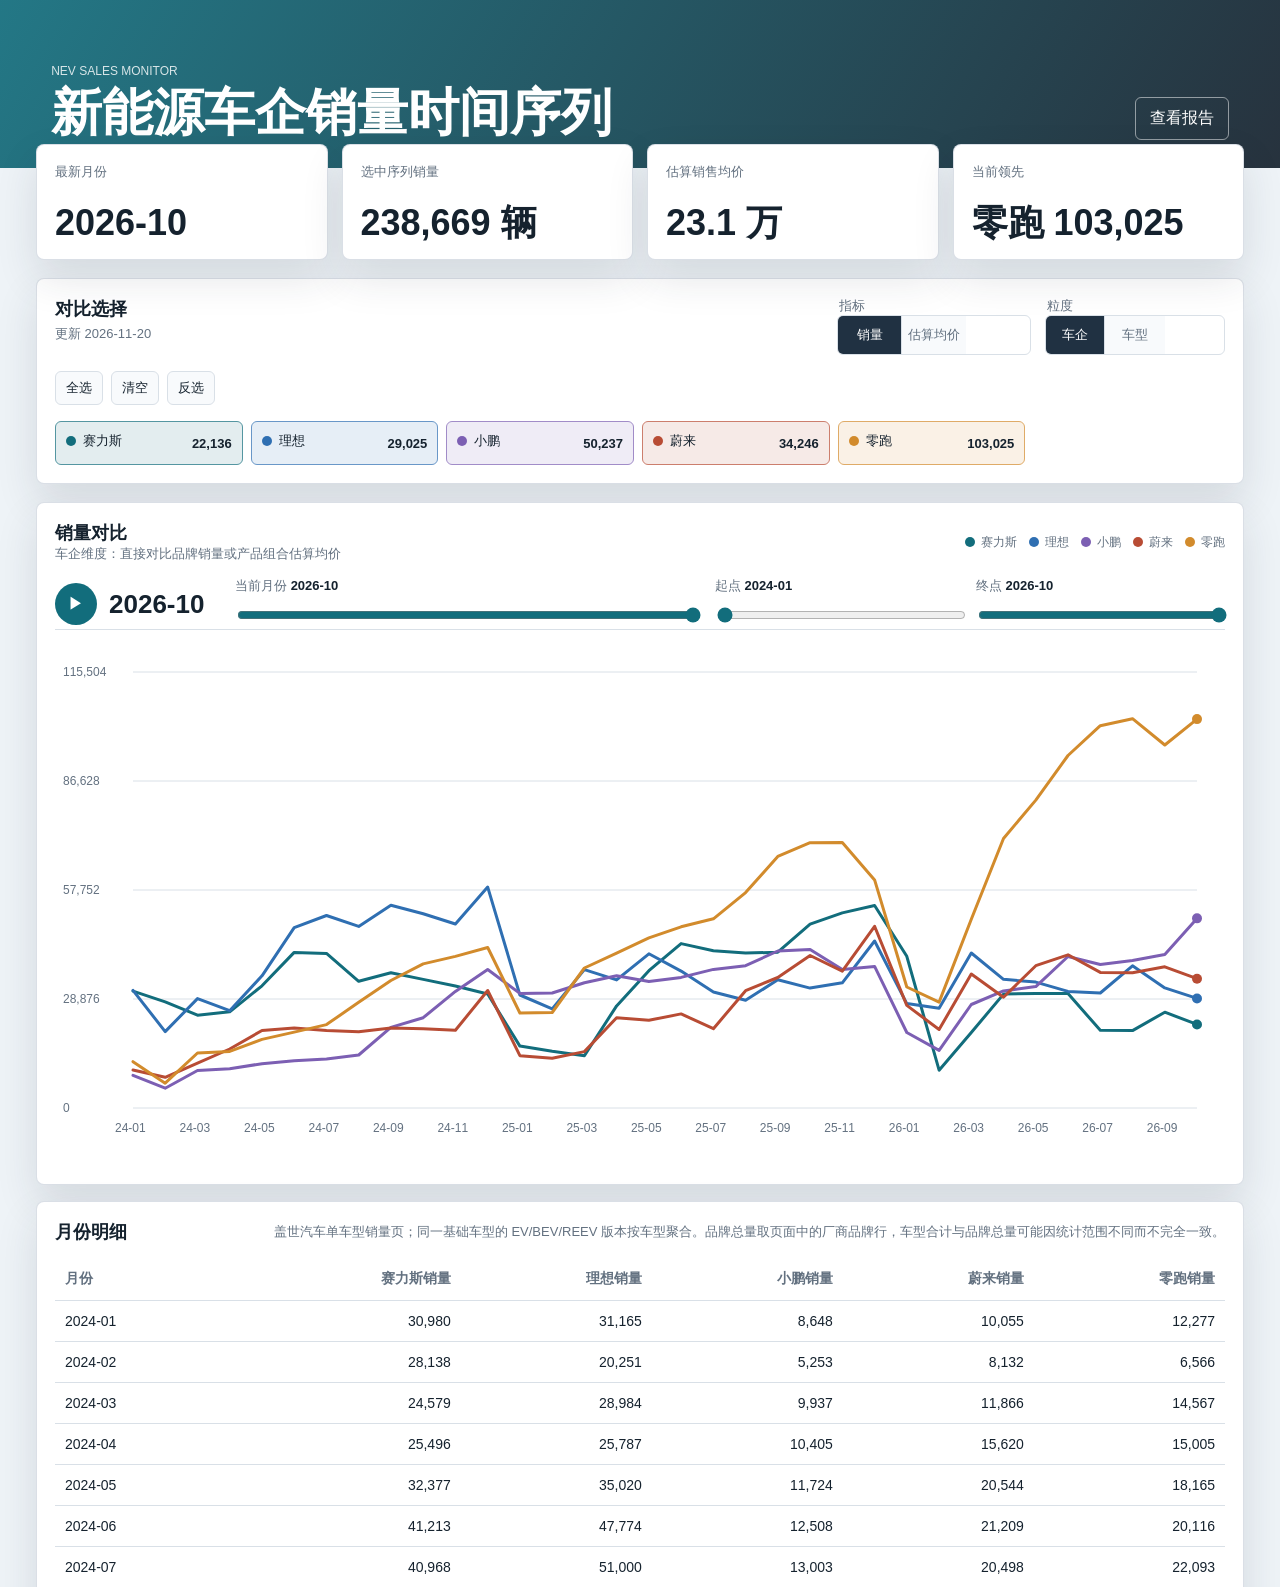
<file: index.html>
<!doctype html>
<html lang="zh-CN">
  <head>
    <meta charset="utf-8">
    <meta http-equiv="refresh" content="0; url=dashboard.html">
    <title>新能源车企销量时间序列</title>
  </head>
  <body>
    <a href="dashboard.html">打开新能源车企销量时间序列</a>
  </body>
</html>
</file>
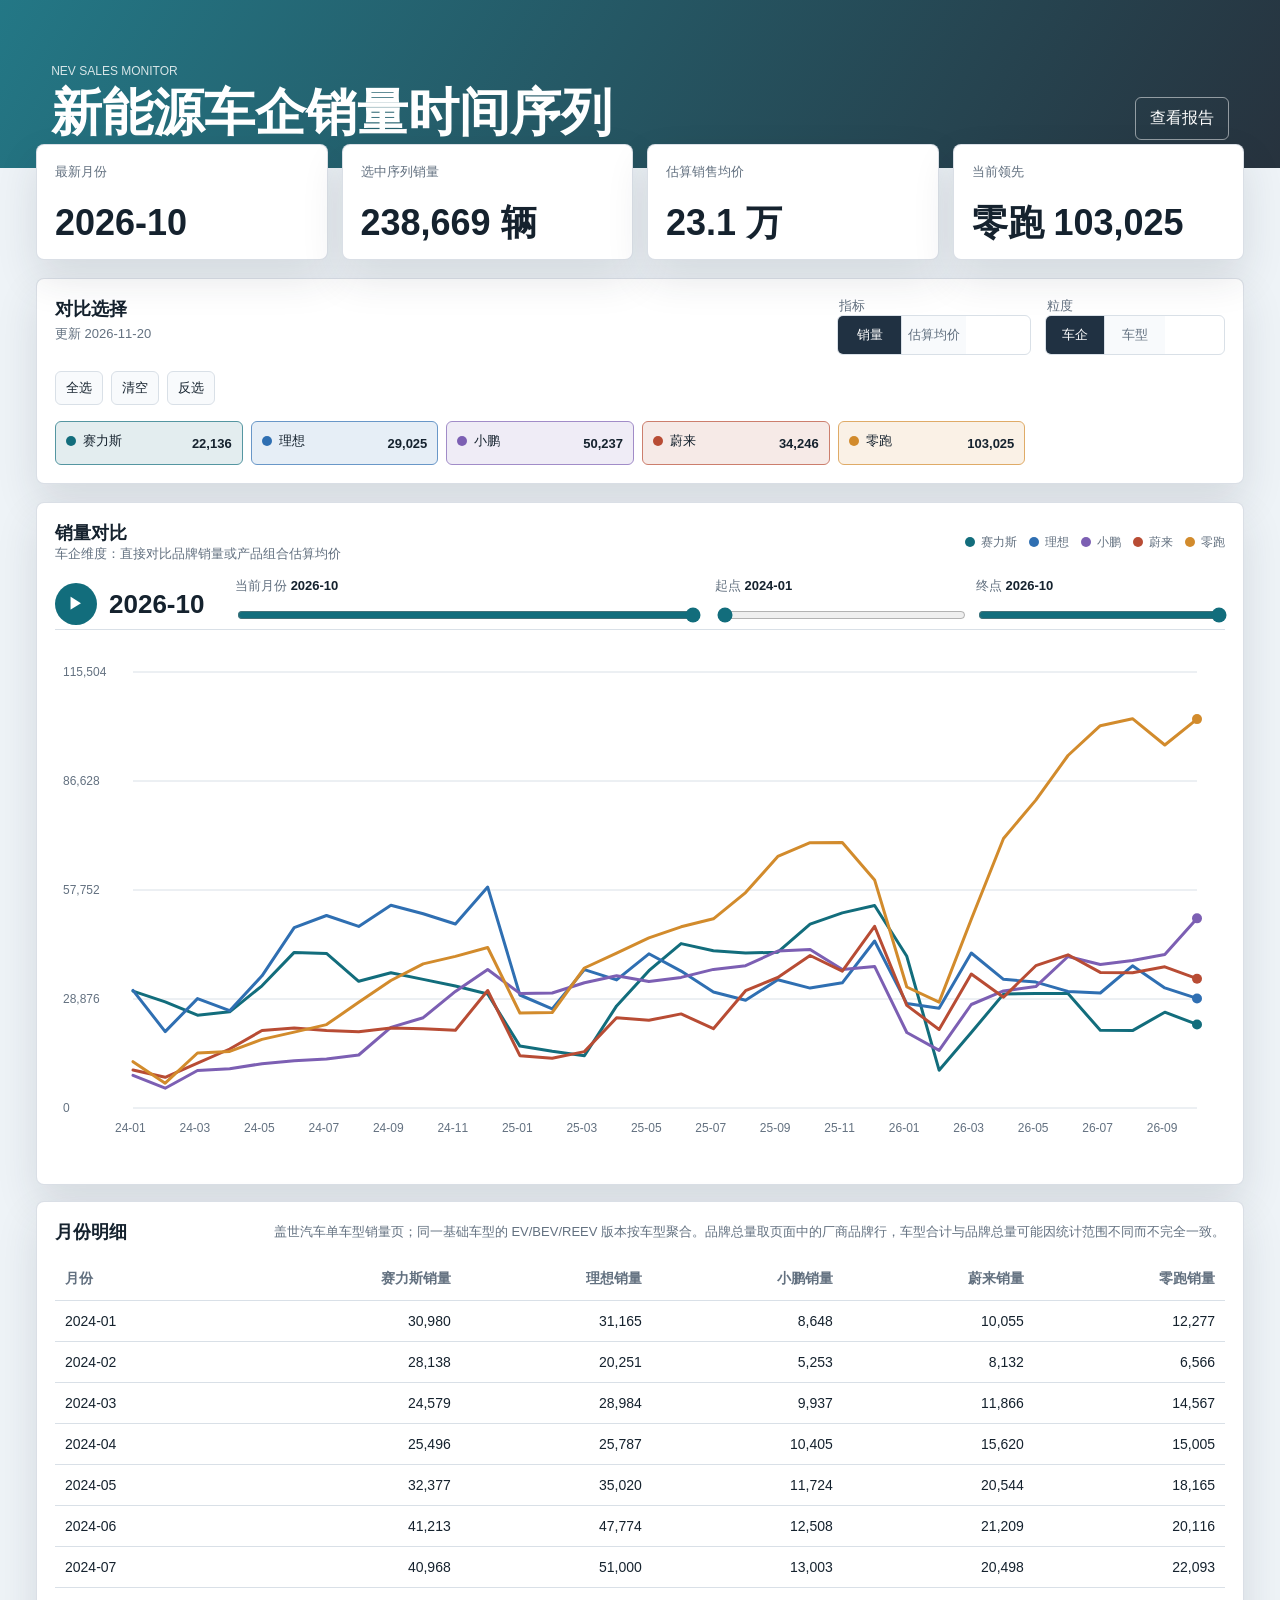
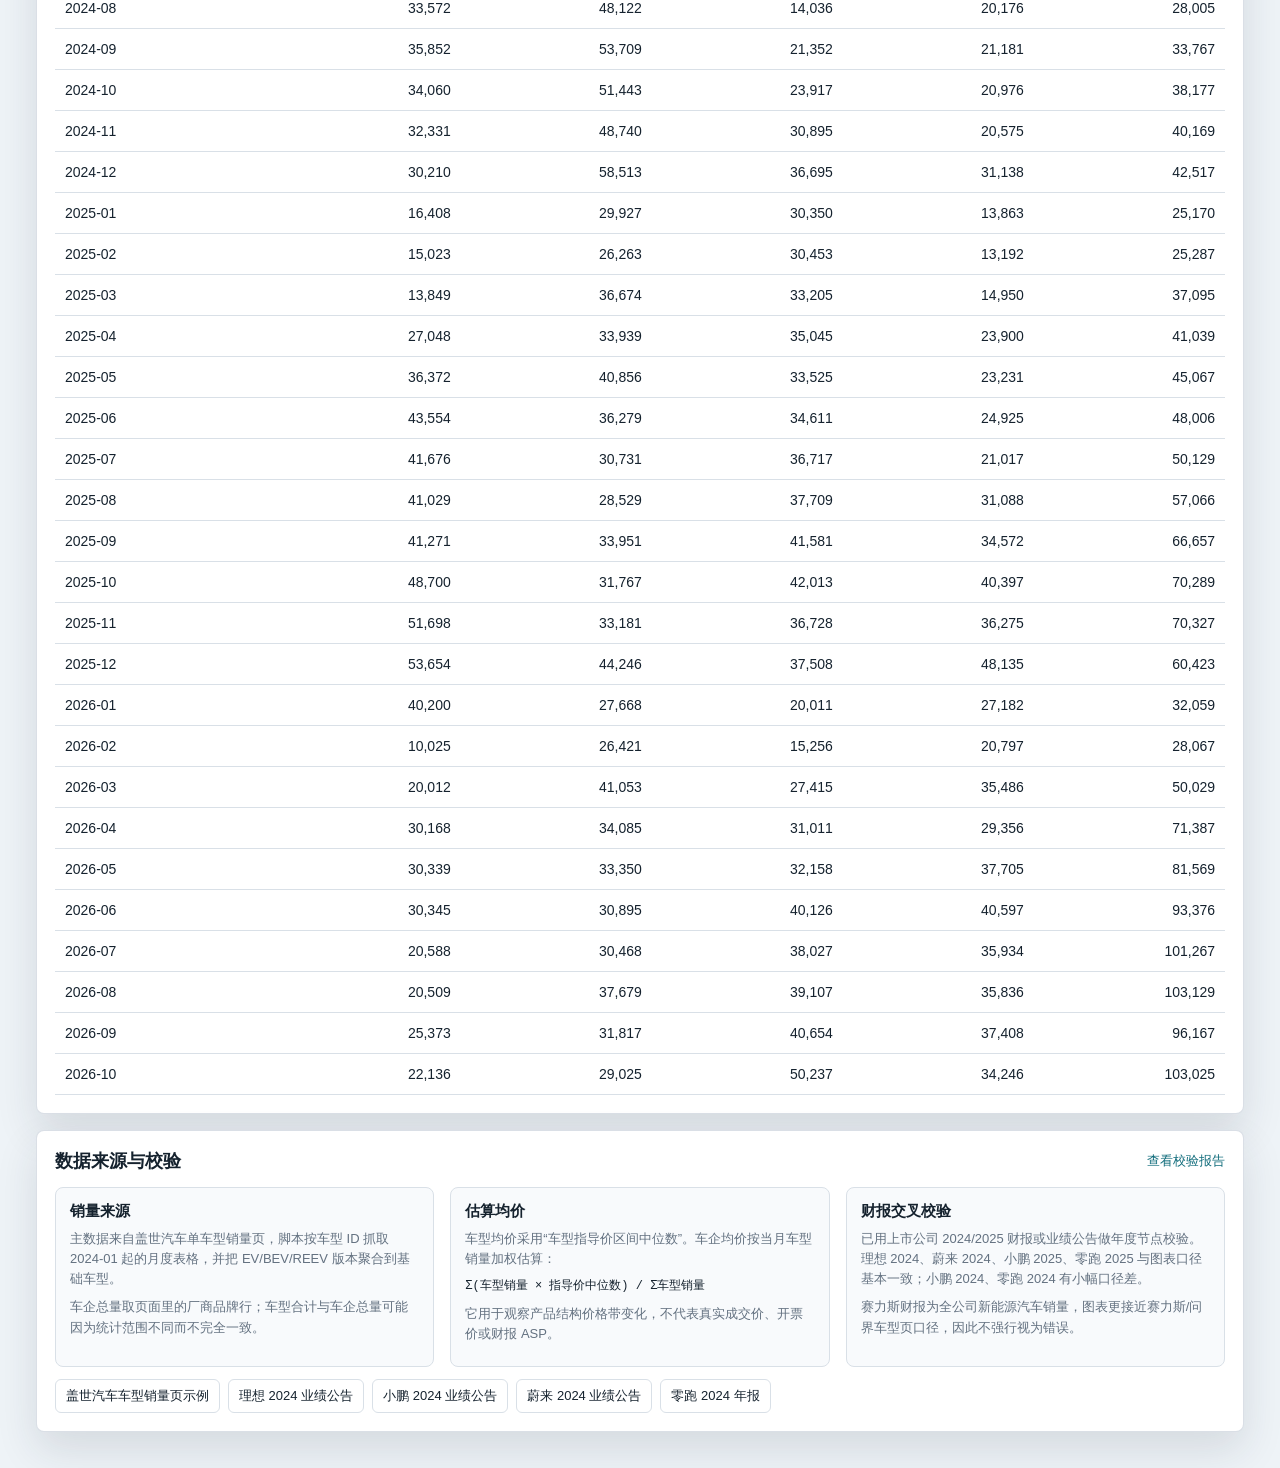
<file: dashboard.html>
<!doctype html>
<html lang="zh-CN">
  <head>
    <meta charset="utf-8">
    <meta name="viewport" content="width=device-width, initial-scale=1">
    <title>新能源车企销量时间序列</title>
    <link rel="stylesheet" href="./dashboard.css?v=20260522-tooltip-close">
  </head>
  <body>
    <header class="topbar">
      <div>
        <p class="eyebrow">NEV Sales Monitor</p>
        <h1>新能源车企销量时间序列</h1>
      </div>
      <a class="source-link" href="./reports/seres_sales_latest.md">查看报告</a>
    </header>

    <main class="shell">
      <section class="summary-grid" aria-label="核心指标">
        <article class="metric">
          <span>最新月份</span>
          <strong id="latestPeriod">--</strong>
        </article>
        <article class="metric">
          <span>选中序列销量</span>
          <strong id="modelTotal">--</strong>
        </article>
        <article class="metric">
          <span>估算销售均价</span>
          <strong id="officialTotal">--</strong>
        </article>
        <article class="metric">
          <span>当前领先</span>
          <strong id="leaderModel">--</strong>
        </article>
      </section>

      <section class="panel compare-panel">
        <div class="compare-head">
          <div>
            <h2>对比选择</h2>
            <span id="updatedAt">--</span>
          </div>
          <div class="compare-controls">
            <fieldset class="field compact-field">
              <legend>指标</legend>
              <div class="segmented">
                <button class="option-tab is-active" type="button" data-metric="sales">销量</button>
                <button class="option-tab" type="button" data-metric="asp">估算均价</button>
              </div>
            </fieldset>
            <fieldset class="field compact-field">
              <legend>粒度</legend>
              <div class="segmented">
                <button class="scope-tab is-active" type="button" data-scope="brand">车企</button>
                <button class="scope-tab" type="button" data-scope="model">车型</button>
              </div>
            </fieldset>
          </div>
        </div>
        <div class="bulk-toolbar">
          <button class="bulk-btn" type="button" data-action="selectAll">全选</button>
          <button class="bulk-btn" type="button" data-action="clearAll">清空</button>
          <button class="bulk-btn" type="button" data-action="invert">反选</button>
          <div id="brandQuickSelect" class="brand-quick"></div>
        </div>
        <div id="seriesPicker" class="series-picker"></div>
      </section>

      <section class="workspace">
        <section class="panel chart-panel">
          <div class="chart-head">
            <div>
              <h2 id="chartTitle">车企销量趋势</h2>
              <p id="chartSubtitle">从 2024 年开始，支持单车企查看和多车企对比</p>
            </div>
            <div id="legend" class="legend"></div>
          </div>
          <div class="timeline-panel">
            <div class="timeline-current">
              <button id="playButton" type="button" aria-label="播放月份变化">▶</button>
              <strong id="activePeriod">--</strong>
            </div>
            <label class="field">
              <span>当前月份 <b id="currentMonthLabel">--</b></span>
              <input id="periodRange" type="range" min="0" max="0" value="0">
            </label>
            <div class="range-pair">
              <label class="field">
                <span>起点 <b id="startMonthLabel">--</b></span>
                <input id="startRange" type="range" min="0" max="0" value="0">
              </label>
              <label class="field">
                <span>终点 <b id="endMonthLabel">--</b></span>
                <input id="endRange" type="range" min="0" max="0" value="0">
              </label>
            </div>
          </div>
          <div class="chart-stage">
            <svg id="salesChart" role="img" aria-label="销量图表"></svg>
            <div id="chartTooltip" class="chart-tooltip" hidden></div>
          </div>
        </section>
      </section>

      <section class="panel table-panel">
        <div class="panel-heading">
          <h2>月份明细</h2>
          <span id="sourceNote">--</span>
        </div>
        <div class="table-wrap">
          <table>
            <thead id="salesHead"></thead>
            <tbody id="salesBody"></tbody>
          </table>
        </div>
      </section>

      <section class="panel source-panel">
        <div class="panel-heading">
          <h2>数据来源与校验</h2>
          <a href="./reports/data_validation.md">查看校验报告</a>
        </div>
        <div class="source-grid">
          <article>
            <h3>销量来源</h3>
            <p>主数据来自盖世汽车单车型销量页，脚本按车型 ID 抓取 2024-01 起的月度表格，并把 EV/BEV/REEV 版本聚合到基础车型。</p>
            <p>车企总量取页面里的厂商品牌行；车型合计与车企总量可能因为统计范围不同而不完全一致。</p>
          </article>
          <article>
            <h3>估算均价</h3>
            <p>车型均价采用“车型指导价区间中位数”。车企均价按当月车型销量加权估算：</p>
            <p class="formula">Σ(车型销量 × 指导价中位数) / Σ车型销量</p>
            <p>它用于观察产品结构价格带变化，不代表真实成交价、开票价或财报 ASP。</p>
          </article>
          <article>
            <h3>财报交叉校验</h3>
            <p>已用上市公司 2024/2025 财报或业绩公告做年度节点校验。理想 2024、蔚来 2024、小鹏 2025、零跑 2025 与图表口径基本一致；小鹏 2024、零跑 2024 有小幅口径差。</p>
            <p>赛力斯财报为全公司新能源汽车销量，图表更接近赛力斯/问界车型页口径，因此不强行视为错误。</p>
          </article>
        </div>
        <div class="source-links">
          <a href="https://m.gasgoo.com/qcxl/cxxl/2026/4/2051">盖世汽车车型销量页示例</a>
          <a href="https://www.sec.gov/Archives/edgar/data/1791706/000110465925023764/tm259135d1_ex99-1.htm">理想 2024 业绩公告</a>
          <a href="https://www.sec.gov/Archives/edgar/data/1810997/000119312525056220/d829413dex992.htm">小鹏 2024 业绩公告</a>
          <a href="https://ir.nio.com/zh-hans/news-releases/news-release-details/nio-inc-reports-unaudited-fourth-quarter-and-full-year-2024">蔚来 2024 业绩公告</a>
          <a href="https://www1.hkexnews.hk/listedco/listconews/sehk/2025/0429/2025042904102.pdf">零跑 2024 年报</a>
        </div>
      </section>
    </main>

    <script src="./dashboard.js?v=20260522-tooltip-close"></script>
  </body>
</html>
</file>
<file: dashboard.css>
:root {
  color-scheme: light;
  --ink: #15222e;
  --muted: #637180;
  --line: #d9e0e7;
  --panel: #ffffff;
  --page: #eef3f7;
  --accent: #126d7c;
  --accent-2: #b84c34;
  --shadow: 0 18px 42px rgba(29, 43, 57, 0.12);
}

* {
  box-sizing: border-box;
}

body {
  margin: 0;
  background: var(--page);
  color: var(--ink);
  font-family: Inter, "SF Pro Display", "PingFang SC", "Microsoft YaHei", Arial, sans-serif;
}

.topbar {
  min-height: 168px;
  padding: 28px clamp(18px, 4vw, 56px);
  display: flex;
  align-items: flex-end;
  justify-content: space-between;
  gap: 24px;
  background:
    linear-gradient(120deg, rgba(18, 109, 124, 0.92), rgba(22, 34, 46, 0.92)),
    url("data:image/svg+xml,%3Csvg xmlns='http://www.w3.org/2000/svg' width='1280' height='280' viewBox='0 0 1280 280'%3E%3Cg fill='none' stroke='%23ffffff' stroke-opacity='.22'%3E%3Cpath d='M0 210 C160 120 280 260 430 178 S720 90 890 154 1110 240 1280 112'/%3E%3Cpath d='M0 96 C180 164 250 40 428 86 S702 226 862 88 1120 42 1280 134'/%3E%3C/g%3E%3C/svg%3E");
  background-size: cover;
  color: #ffffff;
}

.eyebrow {
  margin: 0 0 8px;
  font-size: 12px;
  letter-spacing: 0;
  text-transform: uppercase;
  opacity: 0.82;
}

h1,
h2,
p {
  margin: 0;
}

h1 {
  font-size: clamp(30px, 4vw, 52px);
  line-height: 1.05;
  letter-spacing: 0;
}

h2 {
  font-size: 18px;
  letter-spacing: 0;
}

.source-link {
  color: #ffffff;
  border: 1px solid rgba(255, 255, 255, 0.5);
  border-radius: 6px;
  padding: 10px 14px;
  text-decoration: none;
  white-space: nowrap;
}

.shell {
  width: min(1440px, 100%);
  margin: 0 auto;
  padding: 20px clamp(14px, 3vw, 36px) 36px;
}

.summary-grid {
  display: grid;
  grid-template-columns: repeat(4, minmax(0, 1fr));
  gap: 14px;
  margin-top: -44px;
  position: relative;
}

.metric,
.panel {
  background: var(--panel);
  border: 1px solid rgba(148, 163, 184, 0.35);
  border-radius: 8px;
  box-shadow: var(--shadow);
}

.metric {
  min-height: 116px;
  padding: 18px;
  display: flex;
  flex-direction: column;
  justify-content: space-between;
}

.metric span,
.field span,
legend,
.panel-heading span,
#chartSubtitle {
  color: var(--muted);
  font-size: 13px;
}

.metric strong {
  font-size: clamp(24px, 3vw, 36px);
  line-height: 1;
  letter-spacing: 0;
}

.workspace {
  display: block;
  margin-top: 18px;
}

.panel {
  padding: 18px;
}

.panel-heading,
.chart-head,
.period-line {
  display: flex;
  align-items: center;
  justify-content: space-between;
  gap: 12px;
}

.compare-panel {
  margin-top: 18px;
}

.compare-head {
  display: flex;
  align-items: flex-start;
  justify-content: space-between;
  gap: 18px;
}

.compare-head > div:first-child {
  display: grid;
  gap: 4px;
}

.compare-head span {
  color: var(--muted);
  font-size: 13px;
}

.compare-controls {
  display: flex;
  align-items: end;
  justify-content: flex-end;
  gap: 14px;
  flex-wrap: wrap;
}

.bulk-toolbar {
  display: flex;
  align-items: center;
  gap: 8px;
  flex-wrap: wrap;
  margin-top: 16px;
}

.bulk-btn,
.quick-btn {
  min-height: 34px;
  border: 1px solid var(--line);
  border-radius: 6px;
  background: #f8fafc;
  color: var(--ink);
  padding: 7px 10px;
  cursor: pointer;
  white-space: nowrap;
}

.bulk-btn:hover,
.quick-btn:hover {
  border-color: var(--accent);
}

.brand-quick {
  display: flex;
  gap: 8px;
  flex-wrap: wrap;
  padding-left: 8px;
  border-left: 1px solid var(--line);
}

.quick-btn {
  border-color: color-mix(in srgb, var(--chip-color) 54%, #ffffff);
  background: color-mix(in srgb, var(--chip-color) 10%, #ffffff);
}

.compact-field {
  min-width: 180px;
}

.field {
  border: 0;
  padding: 0;
  margin: 0;
  display: grid;
  gap: 10px;
}

.field b {
  color: var(--ink);
  font-weight: 700;
}

input[type="range"] {
  width: 100%;
  accent-color: var(--accent);
}

.period-line strong {
  font-size: 28px;
}

#playButton {
  width: 42px;
  height: 42px;
  border: 0;
  border-radius: 50%;
  background: var(--accent);
  color: white;
  font-size: 16px;
  cursor: pointer;
}

.chip-grid {
  display: grid;
  gap: 8px;
}

.chip {
  width: 100%;
  min-height: 38px;
  border: 1px solid var(--line);
  border-radius: 6px;
  background: #f8fafc;
  color: var(--ink);
  display: flex;
  align-items: center;
  justify-content: space-between;
  gap: 8px;
  padding: 8px 10px;
  cursor: pointer;
}

.chip.is-active {
  border-color: color-mix(in srgb, var(--chip-color) 72%, #ffffff);
  background: color-mix(in srgb, var(--chip-color) 12%, #ffffff);
}

.chip i {
  width: 10px;
  height: 10px;
  border-radius: 50%;
  background: var(--chip-color);
  flex: 0 0 auto;
}

.segmented {
  display: grid;
  grid-template-columns: repeat(3, 1fr);
  border: 1px solid var(--line);
  border-radius: 6px;
  overflow: hidden;
}

.segmented-4 {
  grid-template-columns: repeat(4, 1fr);
}

.view-tab,
.option-tab,
.scope-tab {
  min-height: 38px;
  border: 0;
  border-right: 1px solid var(--line);
  background: #f8fafc;
  color: var(--muted);
  cursor: pointer;
}

.view-tab:last-child,
.option-tab:last-child,
.scope-tab:last-child {
  border-right: 0;
}

.view-tab.is-active,
.option-tab.is-active,
.scope-tab.is-active {
  background: #203142;
  color: #ffffff;
}

.chart-panel {
  min-width: 0;
}

.series-picker {
  display: grid;
  grid-template-columns: repeat(auto-fill, minmax(168px, 1fr));
  gap: 8px;
  max-height: 238px;
  overflow: auto;
  margin-top: 16px;
  padding-right: 4px;
}

.series-chip {
  min-height: 44px;
  border: 1px solid var(--line);
  border-radius: 6px;
  background: #f8fafc;
  color: var(--ink);
  display: grid;
  grid-template-columns: minmax(0, 1fr) auto;
  gap: 2px 8px;
  align-items: center;
  padding: 8px 10px;
  cursor: pointer;
  text-align: left;
}

.series-chip.is-active {
  border-color: color-mix(in srgb, var(--chip-color) 72%, #ffffff);
  background: color-mix(in srgb, var(--chip-color) 12%, #ffffff);
}

.series-chip span {
  display: inline-flex;
  align-items: center;
  gap: 7px;
  min-width: 0;
}

.series-chip i {
  width: 10px;
  height: 10px;
  border-radius: 50%;
  background: var(--chip-color);
  flex: 0 0 auto;
}

.series-chip em {
  color: var(--muted);
  font-size: 12px;
  font-style: normal;
}

.series-chip strong {
  grid-column: 2;
  grid-row: 1 / span 2;
  font-size: 13px;
  white-space: nowrap;
}

.legend {
  display: flex;
  flex-wrap: wrap;
  justify-content: flex-end;
  gap: 8px 12px;
  max-width: 52%;
}

.legend-item {
  display: inline-flex;
  align-items: center;
  gap: 6px;
  color: var(--muted);
  font-size: 12px;
}

.legend-swatch {
  width: 10px;
  height: 10px;
  border-radius: 50%;
}

.chart-stage {
  position: relative;
}

#salesChart {
  display: block;
  width: 100%;
  height: min(58vh, 620px);
  min-height: 390px;
  margin-top: 14px;
  cursor: crosshair;
}

.chart-tooltip {
  position: absolute;
  z-index: 5;
  max-height: min(50vh, 360px);
  overflow: auto;
  border: 1px solid rgba(21, 34, 46, 0.18);
  border-radius: 8px;
  background: rgba(255, 255, 255, 0.96);
  box-shadow: 0 18px 38px rgba(29, 43, 57, 0.18);
  padding: 10px 12px;
  pointer-events: none;
}

.chart-tooltip strong {
  display: block;
  font-size: 15px;
  margin-bottom: 8px;
}

.chart-tooltip span {
  display: grid;
  grid-template-columns: 10px minmax(0, 1fr) auto;
  gap: 8px;
  align-items: center;
  padding: 4px 0;
  font-size: 13px;
}

.chart-tooltip i {
  width: 10px;
  height: 10px;
  border-radius: 50%;
}

.chart-tooltip em {
  color: var(--muted);
  font-style: normal;
}

.chart-tooltip b {
  color: var(--ink);
  font-weight: 700;
}

.timeline-panel {
  display: grid;
  grid-template-columns: auto minmax(220px, 1fr) minmax(280px, 1.1fr);
  gap: 16px;
  align-items: end;
  padding: 14px 0 4px;
  border-bottom: 1px solid var(--line);
}

.timeline-current {
  display: flex;
  align-items: center;
  gap: 12px;
}

.timeline-current strong {
  min-width: 110px;
  font-size: 26px;
}

.range-pair {
  display: grid;
  grid-template-columns: 1fr 1fr;
  gap: 12px;
}

.table-panel {
  margin-top: 16px;
}

.source-panel {
  margin-top: 16px;
}

.source-panel .panel-heading a {
  color: var(--accent);
  font-size: 13px;
  text-decoration: none;
}

.source-grid {
  display: grid;
  grid-template-columns: repeat(3, minmax(0, 1fr));
  gap: 16px;
  margin-top: 14px;
}

.source-grid article {
  border: 1px solid var(--line);
  border-radius: 8px;
  padding: 14px;
  background: #f8fafc;
}

.source-grid h3 {
  margin: 0 0 8px;
  font-size: 15px;
}

.source-grid p {
  color: var(--muted);
  font-size: 13px;
  line-height: 1.55;
  margin: 0 0 8px;
}

.source-grid .formula {
  color: var(--ink);
  font-family: ui-monospace, SFMono-Regular, Menlo, Monaco, Consolas, monospace;
  font-size: 12px;
}

.source-links {
  display: flex;
  flex-wrap: wrap;
  gap: 8px;
  margin-top: 12px;
}

.source-links a {
  border: 1px solid var(--line);
  border-radius: 6px;
  color: var(--ink);
  background: #ffffff;
  padding: 7px 10px;
  text-decoration: none;
  font-size: 13px;
}

.table-wrap {
  margin-top: 14px;
  overflow-x: auto;
}

table {
  width: 100%;
  min-width: 780px;
  border-collapse: collapse;
  font-size: 14px;
}

th,
td {
  padding: 12px 10px;
  border-bottom: 1px solid var(--line);
  text-align: right;
  white-space: nowrap;
}

th:first-child,
td:first-child {
  text-align: left;
}

th {
  color: var(--muted);
  font-weight: 600;
}

@media (max-width: 900px) {
  .topbar {
    align-items: flex-start;
    flex-direction: column;
  }

  .summary-grid {
    grid-template-columns: 1fr;
  }

  .summary-grid {
    margin-top: 14px;
  }

  .legend {
    justify-content: flex-start;
    max-width: none;
  }

  .chart-head {
    align-items: flex-start;
    flex-direction: column;
  }

  .source-grid {
    grid-template-columns: 1fr;
  }

  .compare-head,
  .timeline-panel {
    grid-template-columns: 1fr;
    flex-direction: column;
  }

  .compare-controls {
    width: 100%;
    justify-content: stretch;
  }

  .compact-field {
    flex: 1 1 180px;
  }
}

@media (max-width: 560px) {
  .shell {
    padding-inline: 10px;
  }

  .summary-grid {
    gap: 10px;
  }

  .metric,
  .panel {
    padding: 14px;
  }
}
</file>
